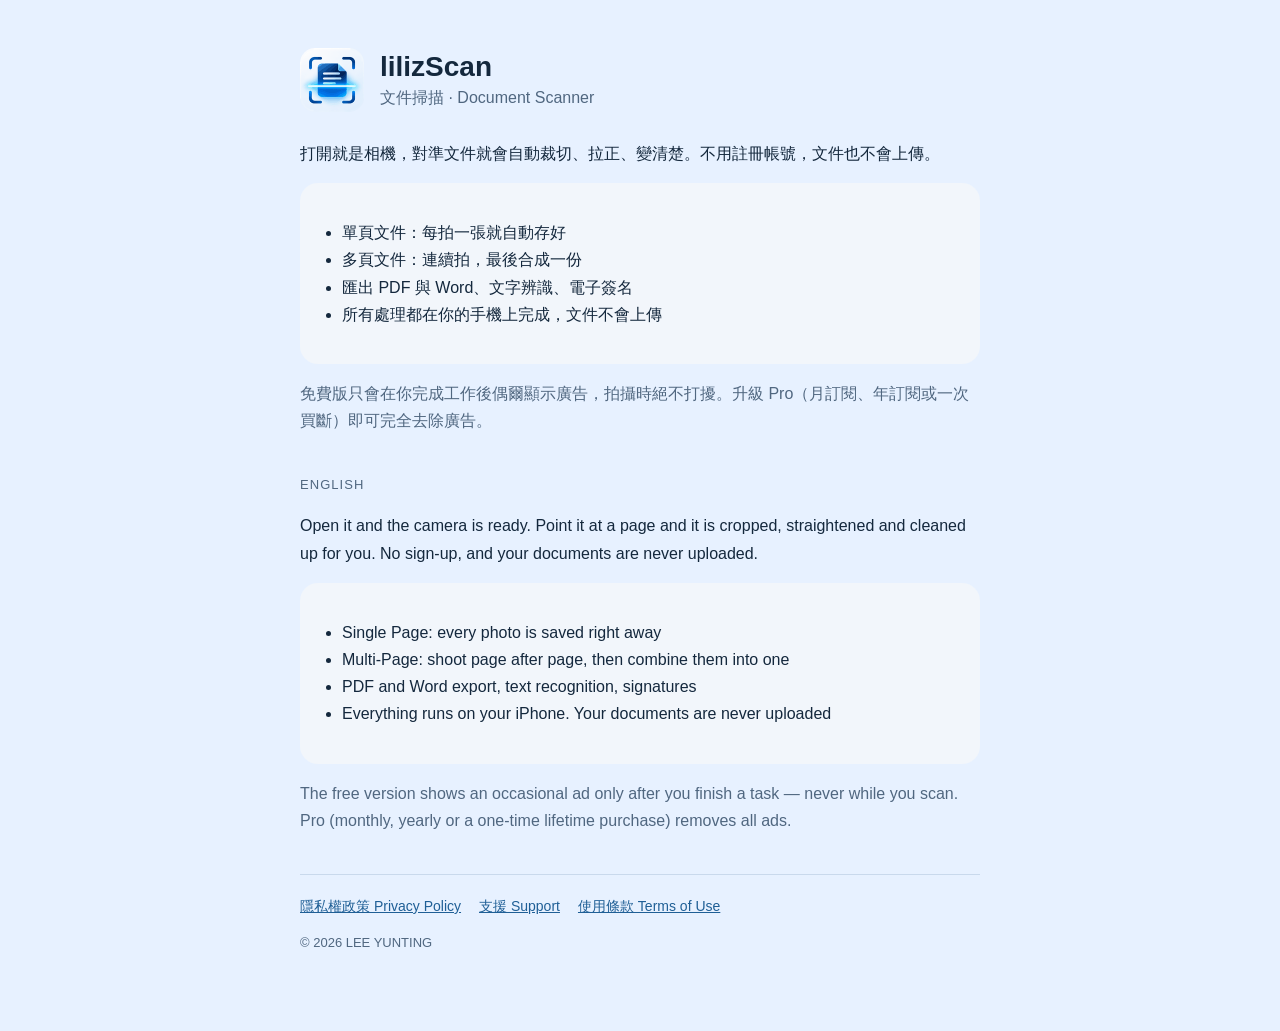
<file: index.html>
<!doctype html>
<html lang="zh-Hant">
<head>
<meta charset="utf-8">
<meta name="viewport" content="width=device-width,initial-scale=1">
<title>lilizScan</title>
<meta name="description" content="lilizScan：拍照就變成乾淨的 PDF，文字辨識、轉 Word、電子簽名，全部在 iPhone 上完成。lilizScan: scan to clean PDFs, recognise text, export to Word and sign — all on your iPhone.">
<link rel="icon" href="icon.png">
<link rel="stylesheet" href="style.css">
</head>
<body>
<main>
<header><img src="icon.png" alt=""><div><h1>lilizScan</h1><div class="muted">文件掃描 · Document Scanner</div></div></header>

<p>打開就是相機，對準文件就會自動裁切、拉正、變清楚。不用註冊帳號，文件也不會上傳。</p>
<div class="card">
<ul>
<li>單頁文件：每拍一張就自動存好</li>
<li>多頁文件：連續拍，最後合成一份</li>
<li>匯出 PDF 與 Word、文字辨識、電子簽名</li>
<li>所有處理都在你的手機上完成，文件不會上傳</li>
</ul>
</div>
<p class="muted">免費版只會在你完成工作後偶爾顯示廣告，拍攝時絕不打擾。升級 Pro（月訂閱、年訂閱或一次買斷）即可完全去除廣告。</p>

<div class="lang">English</div>
<p>Open it and the camera is ready. Point it at a page and it is cropped, straightened and cleaned up for you. No sign-up, and your documents are never uploaded.</p>
<div class="card">
<ul>
<li>Single Page: every photo is saved right away</li>
<li>Multi-Page: shoot page after page, then combine them into one</li>
<li>PDF and Word export, text recognition, signatures</li>
<li>Everything runs on your iPhone. Your documents are never uploaded</li>
</ul>
</div>
<p class="muted">The free version shows an occasional ad only after you finish a task — never while you scan. Pro (monthly, yearly or a one-time lifetime purchase) removes all ads.</p>

<nav>
<a href="privacy.html">隱私權政策 Privacy Policy</a>
<a href="support.html">支援 Support</a>
<a href="https://www.apple.com/legal/internet-services/itunes/dev/stdeula/">使用條款 Terms of Use</a>
</nav>
<p class="muted" style="font-size:13px">© 2026 LEE YUNTING</p>
</main>
</body>
</html>
</file>
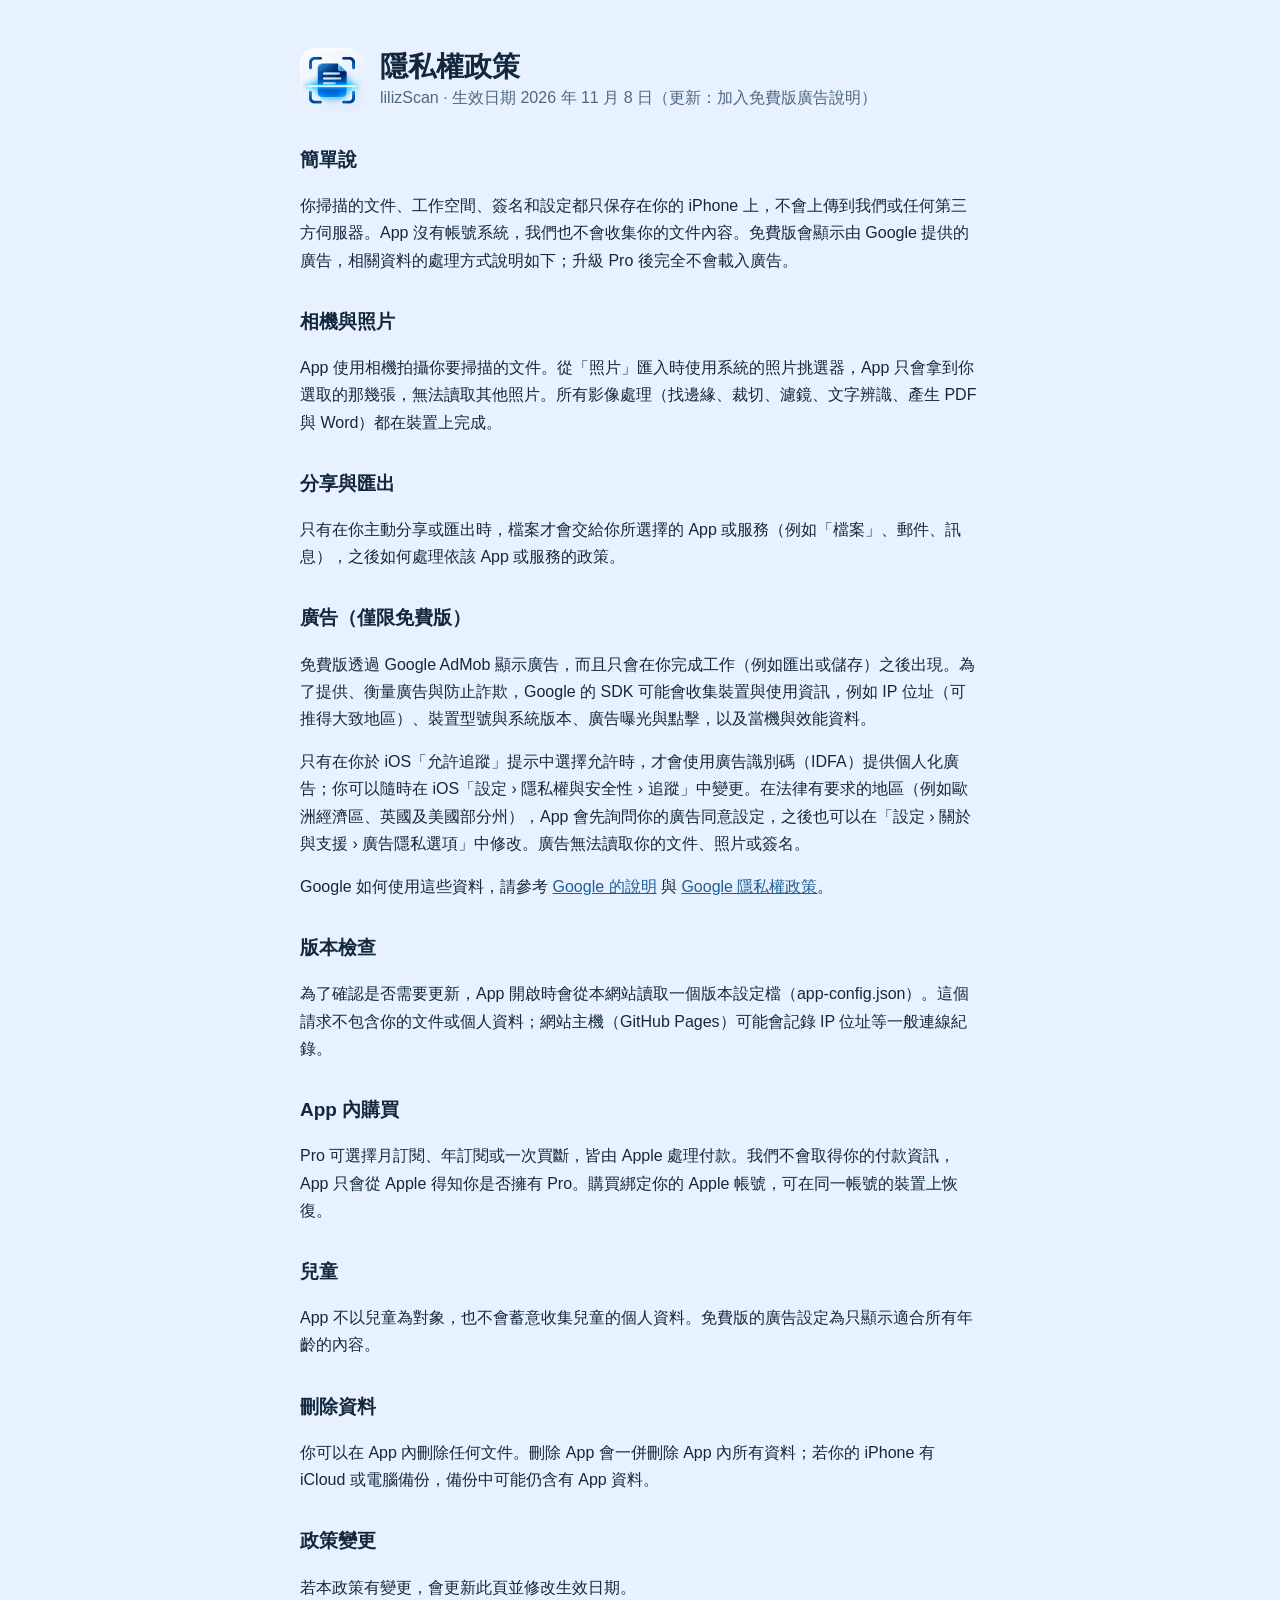
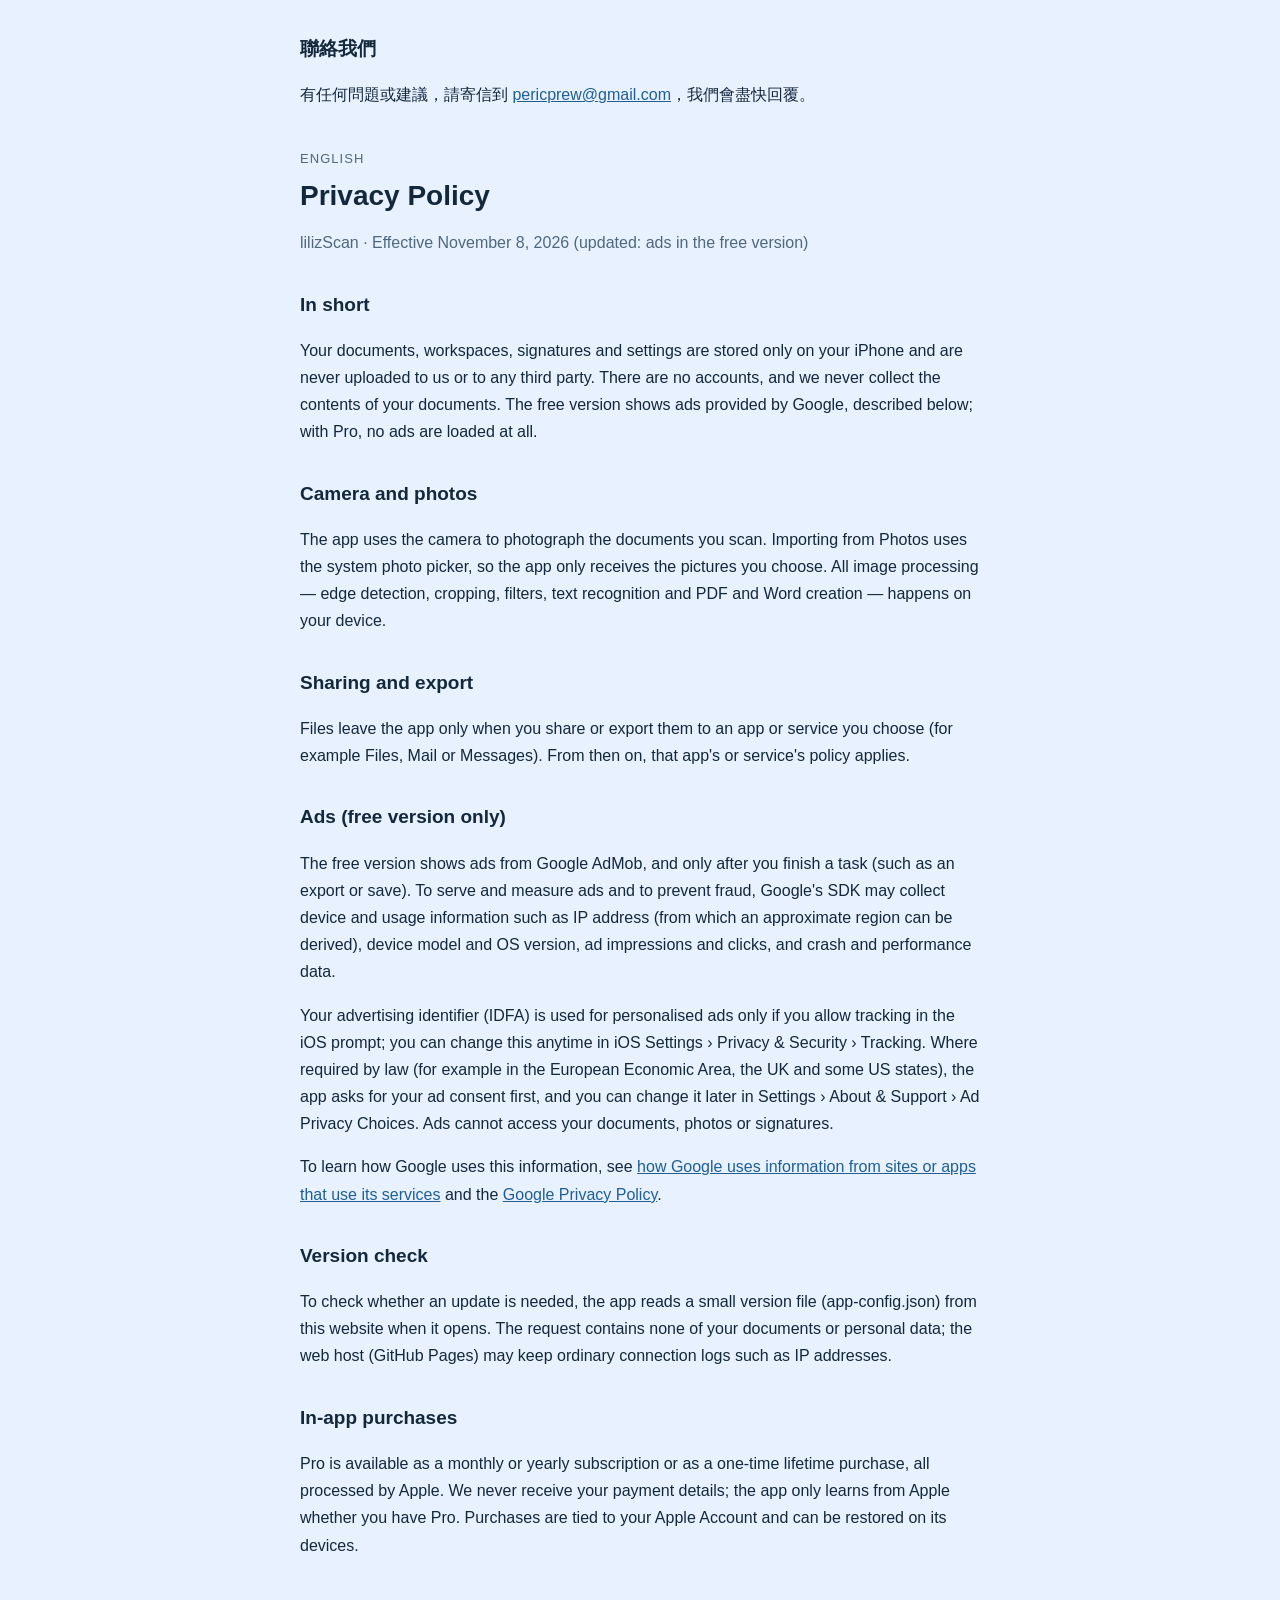
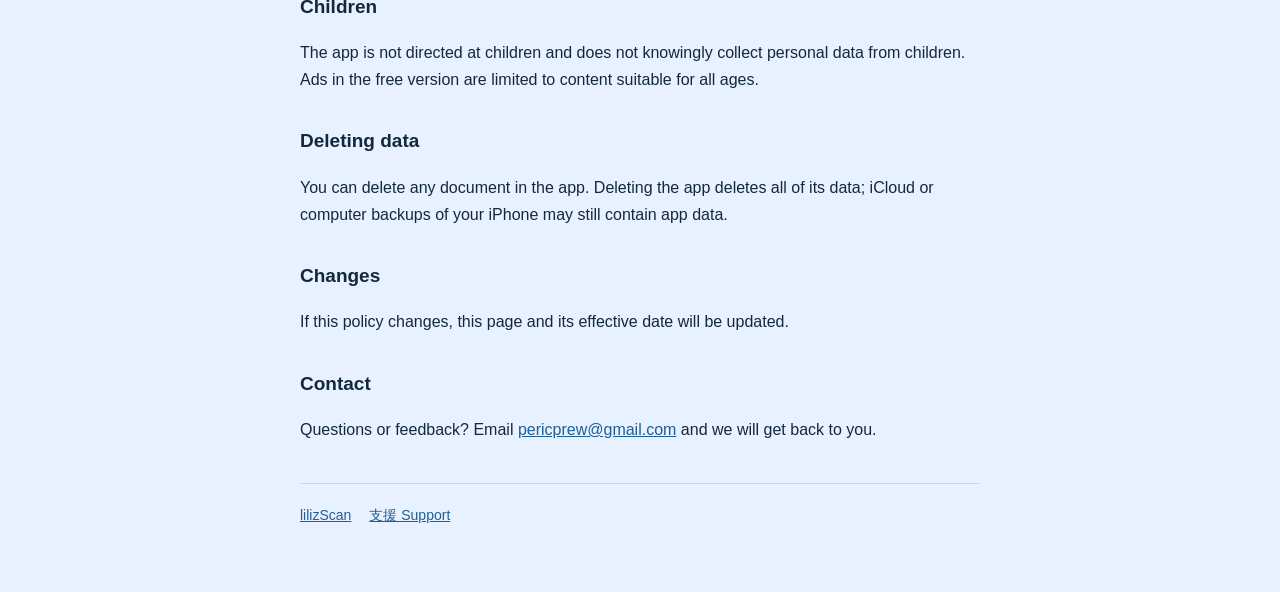
<file: privacy.html>
<!doctype html>
<html lang="zh-Hant">
<head>
<meta charset="utf-8">
<meta name="viewport" content="width=device-width,initial-scale=1">
<title>隱私權政策 Privacy Policy — lilizScan</title>
<link rel="icon" href="icon.png">
<link rel="stylesheet" href="style.css">
</head>
<body>
<main>
<header><img src="icon.png" alt=""><div><h1>隱私權政策</h1><div class="muted">lilizScan · 生效日期 2026 年 11 月 8 日（更新：加入免費版廣告說明）</div></div></header>

<h2>簡單說</h2>
<p>你掃描的文件、工作空間、簽名和設定都只保存在你的 iPhone 上，不會上傳到我們或任何第三方伺服器。App 沒有帳號系統，我們也不會收集你的文件內容。免費版會顯示由 Google 提供的廣告，相關資料的處理方式說明如下；升級 Pro 後完全不會載入廣告。</p>

<h2>相機與照片</h2>
<p>App 使用相機拍攝你要掃描的文件。從「照片」匯入時使用系統的照片挑選器，App 只會拿到你選取的那幾張，無法讀取其他照片。所有影像處理（找邊緣、裁切、濾鏡、文字辨識、產生 PDF 與 Word）都在裝置上完成。</p>

<h2>分享與匯出</h2>
<p>只有在你主動分享或匯出時，檔案才會交給你所選擇的 App 或服務（例如「檔案」、郵件、訊息），之後如何處理依該 App 或服務的政策。</p>

<h2>廣告（僅限免費版）</h2>
<p>免費版透過 Google AdMob 顯示廣告，而且只會在你完成工作（例如匯出或儲存）之後出現。為了提供、衡量廣告與防止詐欺，Google 的 SDK 可能會收集裝置與使用資訊，例如 IP 位址（可推得大致地區）、裝置型號與系統版本、廣告曝光與點擊，以及當機與效能資料。</p>
<p>只有在你於 iOS「允許追蹤」提示中選擇允許時，才會使用廣告識別碼（IDFA）提供個人化廣告；你可以隨時在 iOS「設定 › 隱私權與安全性 › 追蹤」中變更。在法律有要求的地區（例如歐洲經濟區、英國及美國部分州），App 會先詢問你的廣告同意設定，之後也可以在「設定 › 關於與支援 › 廣告隱私選項」中修改。廣告無法讀取你的文件、照片或簽名。</p>
<p>Google 如何使用這些資料，請參考 <a href="https://policies.google.com/technologies/partner-sites">Google 的說明</a> 與 <a href="https://policies.google.com/privacy">Google 隱私權政策</a>。</p>

<h2>版本檢查</h2>
<p>為了確認是否需要更新，App 開啟時會從本網站讀取一個版本設定檔（app-config.json）。這個請求不包含你的文件或個人資料；網站主機（GitHub Pages）可能會記錄 IP 位址等一般連線紀錄。</p>

<h2>App 內購買</h2>
<p>Pro 可選擇月訂閱、年訂閱或一次買斷，皆由 Apple 處理付款。我們不會取得你的付款資訊，App 只會從 Apple 得知你是否擁有 Pro。購買綁定你的 Apple 帳號，可在同一帳號的裝置上恢復。</p>

<h2>兒童</h2>
<p>App 不以兒童為對象，也不會蓄意收集兒童的個人資料。免費版的廣告設定為只顯示適合所有年齡的內容。</p>

<h2>刪除資料</h2>
<p>你可以在 App 內刪除任何文件。刪除 App 會一併刪除 App 內所有資料；若你的 iPhone 有 iCloud 或電腦備份，備份中可能仍含有 App 資料。</p>

<h2>政策變更</h2>
<p>若本政策有變更，會更新此頁並修改生效日期。</p>

<h2>聯絡我們</h2>
<p>有任何問題或建議，請寄信到 <a href="mailto:pericprew@gmail.com">pericprew@gmail.com</a>，我們會盡快回覆。</p>

<div class="lang">English</div>
<h1 style="margin-top:8px">Privacy Policy</h1>
<p class="muted">lilizScan · Effective November 8, 2026 (updated: ads in the free version)</p>

<h2>In short</h2>
<p>Your documents, workspaces, signatures and settings are stored only on your iPhone and are never uploaded to us or to any third party. There are no accounts, and we never collect the contents of your documents. The free version shows ads provided by Google, described below; with Pro, no ads are loaded at all.</p>

<h2>Camera and photos</h2>
<p>The app uses the camera to photograph the documents you scan. Importing from Photos uses the system photo picker, so the app only receives the pictures you choose. All image processing — edge detection, cropping, filters, text recognition and PDF and Word creation — happens on your device.</p>

<h2>Sharing and export</h2>
<p>Files leave the app only when you share or export them to an app or service you choose (for example Files, Mail or Messages). From then on, that app's or service's policy applies.</p>

<h2>Ads (free version only)</h2>
<p>The free version shows ads from Google AdMob, and only after you finish a task (such as an export or save). To serve and measure ads and to prevent fraud, Google's SDK may collect device and usage information such as IP address (from which an approximate region can be derived), device model and OS version, ad impressions and clicks, and crash and performance data.</p>
<p>Your advertising identifier (IDFA) is used for personalised ads only if you allow tracking in the iOS prompt; you can change this anytime in iOS Settings › Privacy &amp; Security › Tracking. Where required by law (for example in the European Economic Area, the UK and some US states), the app asks for your ad consent first, and you can change it later in Settings › About &amp; Support › Ad Privacy Choices. Ads cannot access your documents, photos or signatures.</p>
<p>To learn how Google uses this information, see <a href="https://policies.google.com/technologies/partner-sites">how Google uses information from sites or apps that use its services</a> and the <a href="https://policies.google.com/privacy">Google Privacy Policy</a>.</p>

<h2>Version check</h2>
<p>To check whether an update is needed, the app reads a small version file (app-config.json) from this website when it opens. The request contains none of your documents or personal data; the web host (GitHub Pages) may keep ordinary connection logs such as IP addresses.</p>

<h2>In-app purchases</h2>
<p>Pro is available as a monthly or yearly subscription or as a one-time lifetime purchase, all processed by Apple. We never receive your payment details; the app only learns from Apple whether you have Pro. Purchases are tied to your Apple Account and can be restored on its devices.</p>

<h2>Children</h2>
<p>The app is not directed at children and does not knowingly collect personal data from children. Ads in the free version are limited to content suitable for all ages.</p>

<h2>Deleting data</h2>
<p>You can delete any document in the app. Deleting the app deletes all of its data; iCloud or computer backups of your iPhone may still contain app data.</p>

<h2>Changes</h2>
<p>If this policy changes, this page and its effective date will be updated.</p>

<h2>Contact</h2>
<p>Questions or feedback? Email <a href="mailto:pericprew@gmail.com">pericprew@gmail.com</a> and we will get back to you.</p>

<nav><a href="index.html">lilizScan</a><a href="support.html">支援 Support</a></nav>
</main>
</body>
</html>
</file>
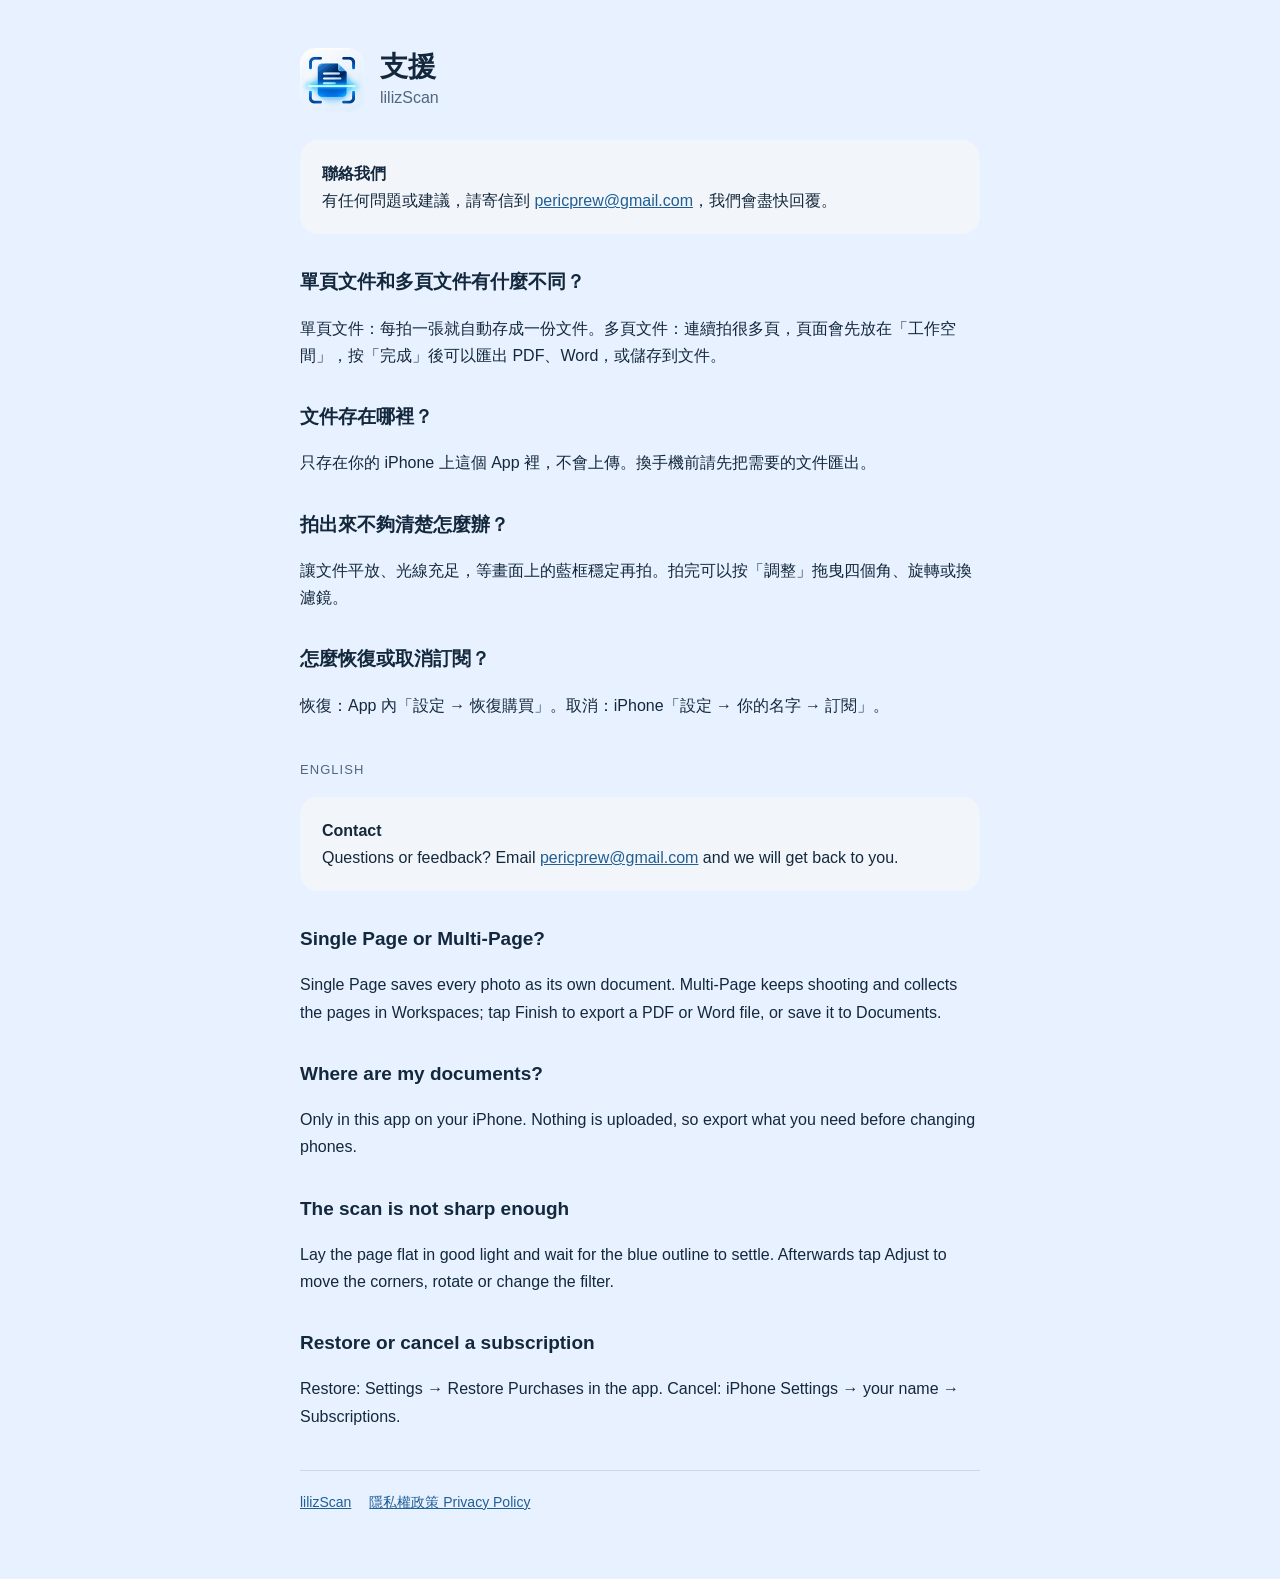
<file: support.html>
<!doctype html>
<html lang="zh-Hant">
<head>
<meta charset="utf-8">
<meta name="viewport" content="width=device-width,initial-scale=1">
<title>支援 Support — lilizScan</title>
<link rel="icon" href="icon.png">
<link rel="stylesheet" href="style.css">
</head>
<body>
<main>
<header><img src="icon.png" alt=""><div><h1>支援</h1><div class="muted">lilizScan</div></div></header>

<div class="card"><strong>聯絡我們</strong><br>有任何問題或建議，請寄信到 <a href="mailto:pericprew@gmail.com">pericprew@gmail.com</a>，我們會盡快回覆。</div>

<h2>單頁文件和多頁文件有什麼不同？</h2>
<p>單頁文件：每拍一張就自動存成一份文件。多頁文件：連續拍很多頁，頁面會先放在「工作空間」，按「完成」後可以匯出 PDF、Word，或儲存到文件。</p>
<h2>文件存在哪裡？</h2>
<p>只存在你的 iPhone 上這個 App 裡，不會上傳。換手機前請先把需要的文件匯出。</p>
<h2>拍出來不夠清楚怎麼辦？</h2>
<p>讓文件平放、光線充足，等畫面上的藍框穩定再拍。拍完可以按「調整」拖曳四個角、旋轉或換濾鏡。</p>
<h2>怎麼恢復或取消訂閱？</h2>
<p>恢復：App 內「設定 → 恢復購買」。取消：iPhone「設定 → 你的名字 → 訂閱」。</p>

<div class="lang">English</div>
<div class="card"><strong>Contact</strong><br>Questions or feedback? Email <a href="mailto:pericprew@gmail.com">pericprew@gmail.com</a> and we will get back to you.</div>
<h2>Single Page or Multi-Page?</h2>
<p>Single Page saves every photo as its own document. Multi-Page keeps shooting and collects the pages in Workspaces; tap Finish to export a PDF or Word file, or save it to Documents.</p>
<h2>Where are my documents?</h2>
<p>Only in this app on your iPhone. Nothing is uploaded, so export what you need before changing phones.</p>
<h2>The scan is not sharp enough</h2>
<p>Lay the page flat in good light and wait for the blue outline to settle. Afterwards tap Adjust to move the corners, rotate or change the filter.</p>
<h2>Restore or cancel a subscription</h2>
<p>Restore: Settings → Restore Purchases in the app. Cancel: iPhone Settings → your name → Subscriptions.</p>

<nav><a href="index.html">lilizScan</a><a href="privacy.html">隱私權政策 Privacy Policy</a></nav>
</main>
</body>
</html>
</file>
<file: style.css>
:root{--bg:#0B1422;--card:#172B43;--text:#F7FAFF;--muted:#A7B8CE;--accent:#79B8F2;--line:#26405F}
@media (prefers-color-scheme: light){:root{--bg:#E7F1FF;--card:#F2F6FB;--text:#14283D;--muted:#506780;--accent:#1F5F96;--line:#C9D9EC}}
*{box-sizing:border-box}
body{margin:0;background:var(--bg);color:var(--text);font:16px/1.7 -apple-system,BlinkMacSystemFont,"PingFang TC","Noto Sans TC","Segoe UI",sans-serif}
main{max-width:720px;margin:0 auto;padding:48px 20px 64px}
header{display:flex;align-items:center;gap:16px;margin-bottom:28px}
header img{width:64px;height:64px;border-radius:15px}
h1{font-size:28px;line-height:1.25;margin:0}
h2{font-size:19px;margin:32px 0 8px}
p,li{color:var(--text)}
.muted{color:var(--muted)}
.card{background:var(--card);border-radius:18px;padding:20px 22px;margin:16px 0}
ul{padding-left:20px}
a{color:var(--accent)}
nav{display:flex;gap:18px;flex-wrap:wrap;margin-top:40px;padding-top:20px;border-top:1px solid var(--line);font-size:14px}
.lang{font-size:13px;letter-spacing:.08em;text-transform:uppercase;color:var(--muted);margin-top:40px}
</file>
